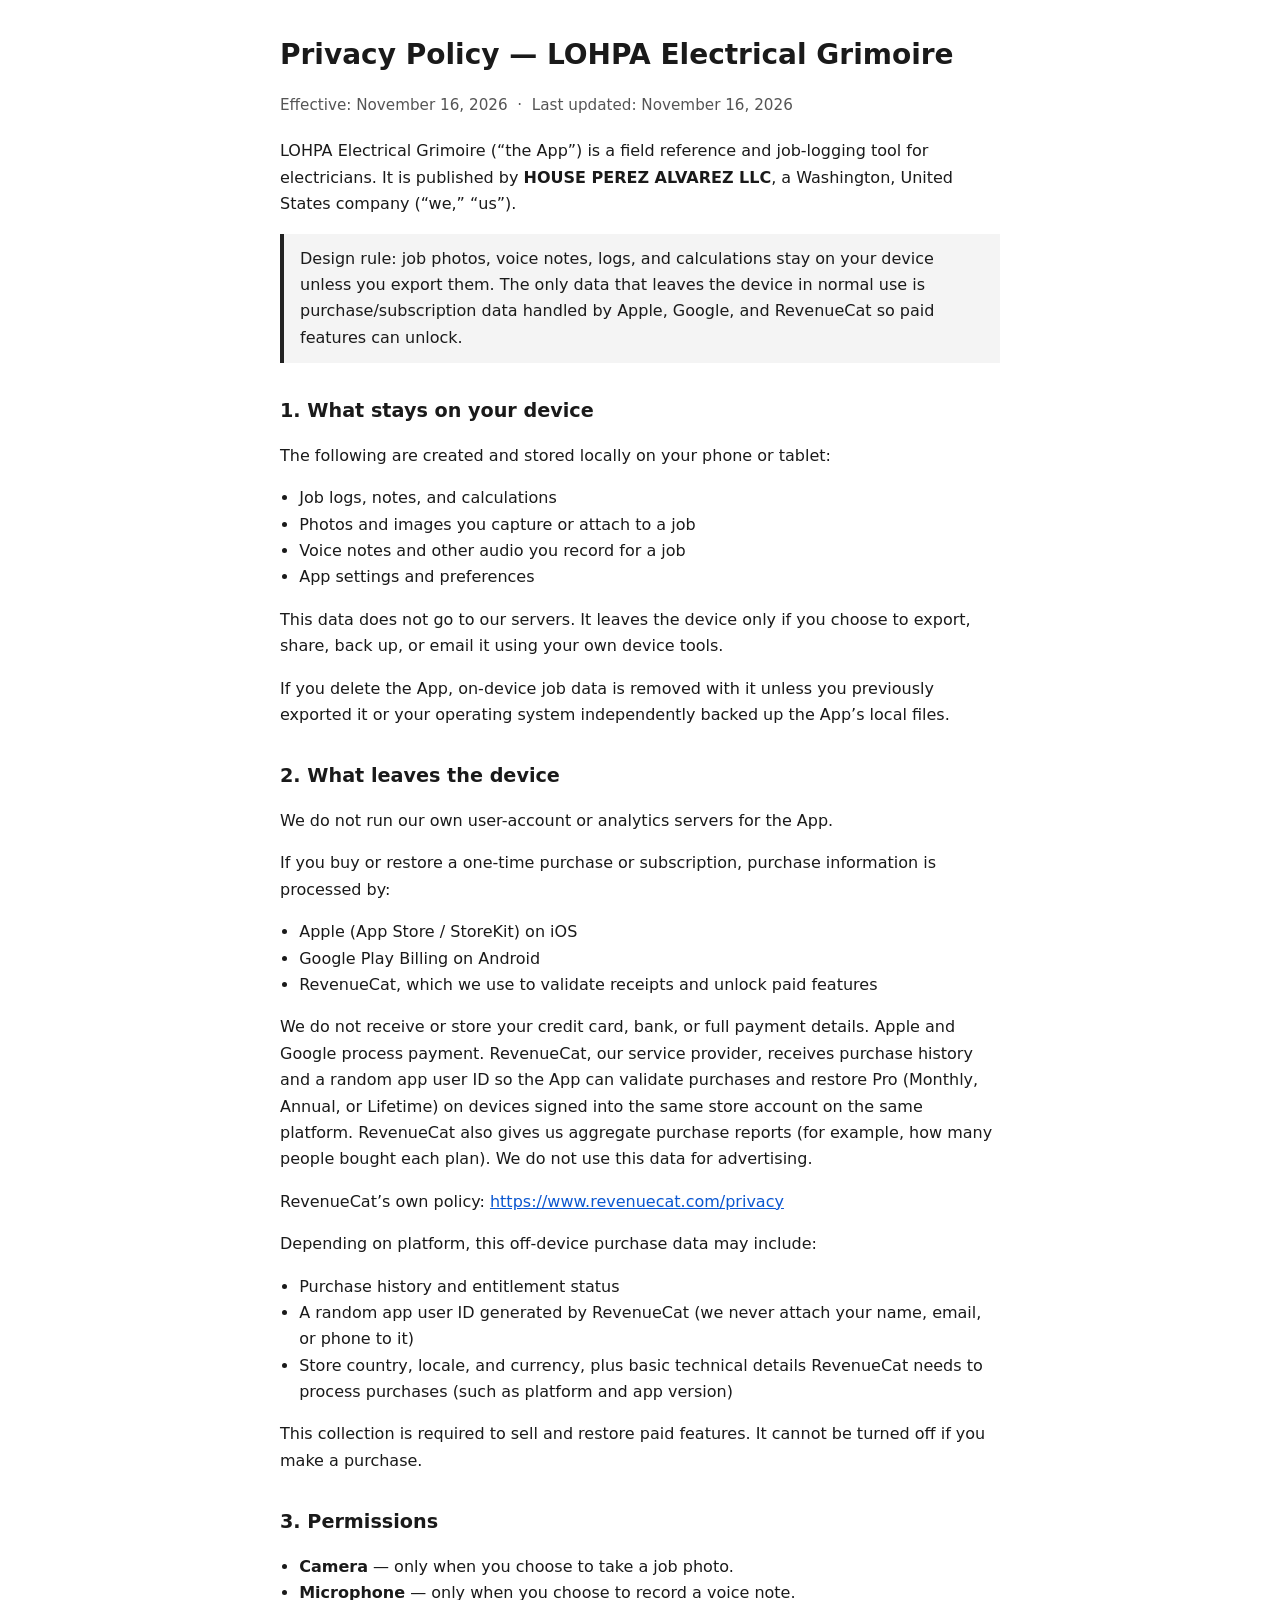
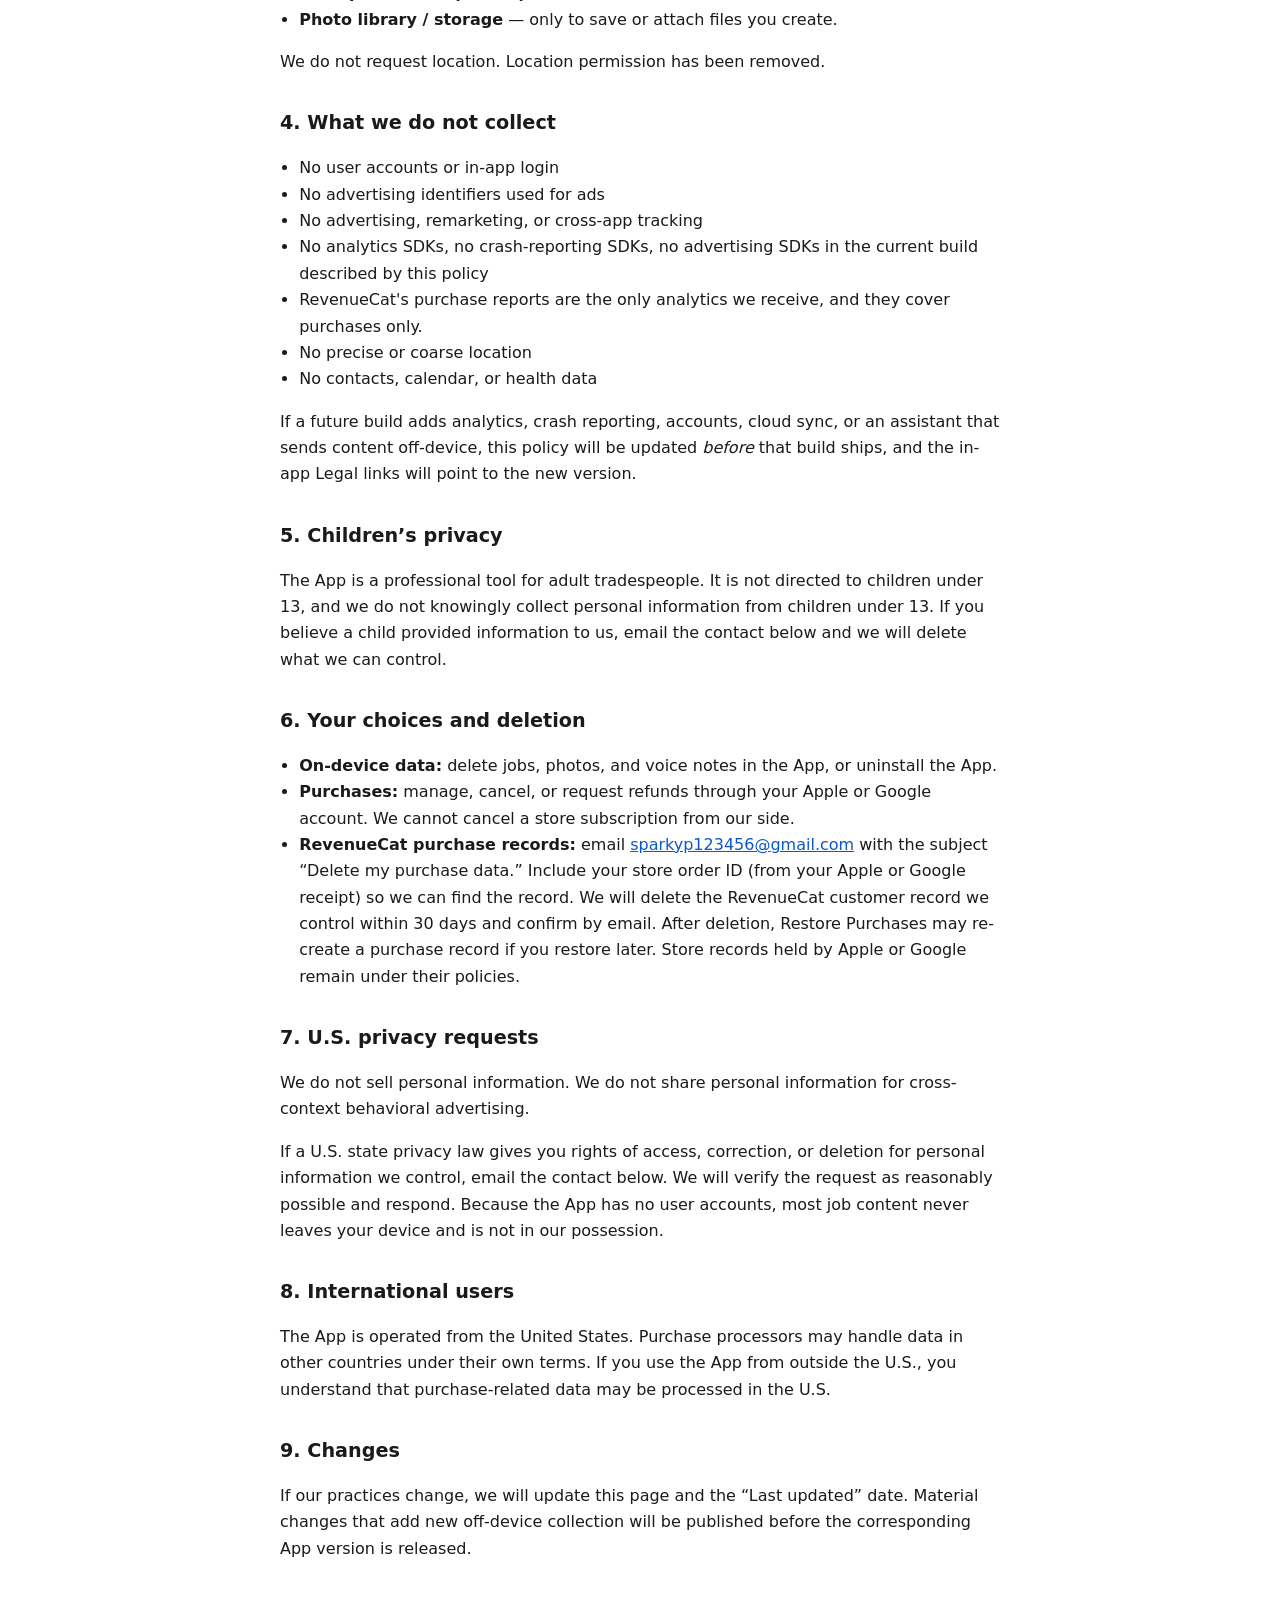
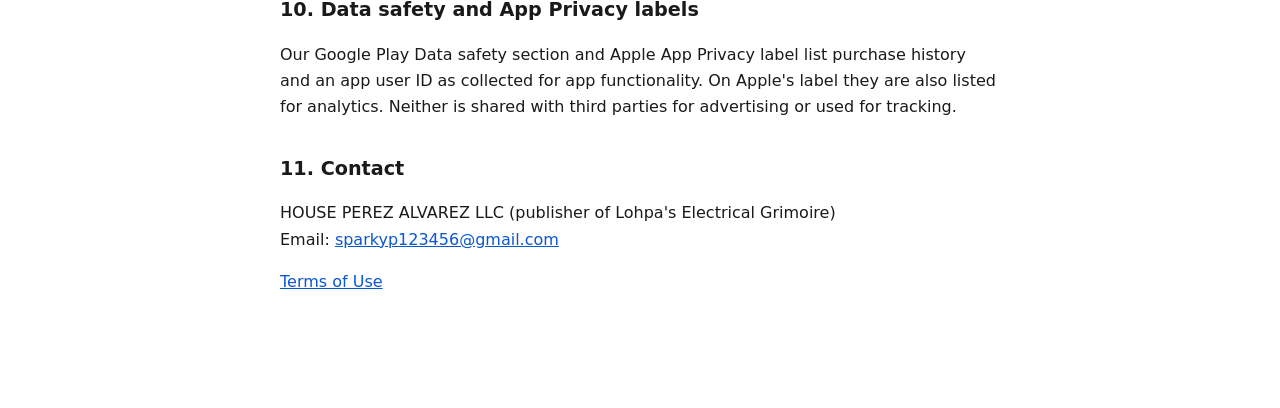
<file: index.html>
<!DOCTYPE html>
<html lang="en">
<head>
  <meta charset="UTF-8">
  <meta name="viewport" content="width=device-width, initial-scale=1.0">
  <title>Privacy Policy — LOHPA Electrical Grimoire</title>
  <style>
    body { font-family: system-ui, -apple-system, sans-serif; max-width: 720px; margin: 2rem auto; padding: 0 1.25rem 4rem; line-height: 1.65; color: #1a1a1a; }
    h1 { font-size: 1.75rem; margin-bottom: 0.25rem; }
    h2 { font-size: 1.2rem; margin-top: 2rem; }
    .updated { color: #555; font-size: 0.95rem; margin-bottom: 1.25rem; }
    .note { background: #f4f4f4; border-left: 4px solid #222; padding: 0.75rem 1rem; }
    ul { padding-left: 1.2rem; }
    a { color: #0b57d0; }
  </style>
</head>
<body>
  <h1>Privacy Policy — LOHPA Electrical Grimoire</h1>
  <p class="updated">Effective: November 16, 2026 &nbsp;·&nbsp; Last updated: November 16, 2026</p>

  <p>LOHPA Electrical Grimoire (“the App”) is a field reference and job-logging tool for electricians. It is published by <strong>HOUSE PEREZ ALVAREZ LLC</strong>, a Washington, United States company (“we,” “us”).</p>

  <p class="note">Design rule: job photos, voice notes, logs, and calculations stay on your device unless you export them. The only data that leaves the device in normal use is purchase/subscription data handled by Apple, Google, and RevenueCat so paid features can unlock.</p>

  <h2>1. What stays on your device</h2>
  <p>The following are created and stored locally on your phone or tablet:</p>
  <ul>
    <li>Job logs, notes, and calculations</li>
    <li>Photos and images you capture or attach to a job</li>
    <li>Voice notes and other audio you record for a job</li>
    <li>App settings and preferences</li>
  </ul>
  <p>This data does not go to our servers. It leaves the device only if you choose to export, share, back up, or email it using your own device tools.</p>
  <p>If you delete the App, on-device job data is removed with it unless you previously exported it or your operating system independently backed up the App’s local files.</p>

  <h2>2. What leaves the device</h2>
  <p>We do not run our own user-account or analytics servers for the App.</p>
  <p>If you buy or restore a one-time purchase or subscription, purchase information is processed by:</p>
  <ul>
    <li>Apple (App Store / StoreKit) on iOS</li>
    <li>Google Play Billing on Android</li>
    <li>RevenueCat, which we use to validate receipts and unlock paid features</li>
  </ul>
  <p>We do not receive or store your credit card, bank, or full payment details. Apple and Google process payment. RevenueCat, our service provider, receives purchase history and a random app user ID so the App can validate purchases and restore Pro (Monthly, Annual, or Lifetime) on devices signed into the same store account on the same platform. RevenueCat also gives us aggregate purchase reports (for example, how many people bought each plan). We do not use this data for advertising.</p>
  <p>RevenueCat’s own policy: <a href="https://www.revenuecat.com/privacy">https://www.revenuecat.com/privacy</a></p>
  <p>Depending on platform, this off-device purchase data may include:</p>
  <ul>
    <li>Purchase history and entitlement status</li>
    <li>A random app user ID generated by RevenueCat (we never attach your name, email, or phone to it)</li>
    <li>Store country, locale, and currency, plus basic technical details RevenueCat needs to process purchases (such as platform and app version)</li>
  </ul>
  <p>This collection is required to sell and restore paid features. It cannot be turned off if you make a purchase.</p>

  <h2>3. Permissions</h2>
  <ul>
    <li><strong>Camera</strong> — only when you choose to take a job photo.</li>
    <li><strong>Microphone</strong> — only when you choose to record a voice note.</li>
    <li><strong>Photo library / storage</strong> — only to save or attach files you create.</li>
  </ul>
  <p>We do not request location. Location permission has been removed.</p>

  <h2>4. What we do not collect</h2>
  <ul>
    <li>No user accounts or in-app login</li>
    <li>No advertising identifiers used for ads</li>
    <li>No advertising, remarketing, or cross-app tracking</li>
    <li>No analytics SDKs, no crash-reporting SDKs, no advertising SDKs in the current build described by this policy</li>
    <li>RevenueCat's purchase reports are the only analytics we receive, and they cover purchases only.</li>
    <li>No precise or coarse location</li>
    <li>No contacts, calendar, or health data</li>
  </ul>
  <p>If a future build adds analytics, crash reporting, accounts, cloud sync, or an assistant that sends content off-device, this policy will be updated <em>before</em> that build ships, and the in-app Legal links will point to the new version.</p>

  <h2>5. Children’s privacy</h2>
  <p>The App is a professional tool for adult tradespeople. It is not directed to children under 13, and we do not knowingly collect personal information from children under 13. If you believe a child provided information to us, email the contact below and we will delete what we can control.</p>

  <h2>6. Your choices and deletion</h2>
  <ul>
    <li><strong>On-device data:</strong> delete jobs, photos, and voice notes in the App, or uninstall the App.</li>
    <li><strong>Purchases:</strong> manage, cancel, or request refunds through your Apple or Google account. We cannot cancel a store subscription from our side.</li>
    <li><strong>RevenueCat purchase records:</strong> email <a href="mailto:sparkyp123456@gmail.com">sparkyp123456@gmail.com</a> with the subject “Delete my purchase data.” Include your store order ID (from your Apple or Google receipt) so we can find the record. We will delete the RevenueCat customer record we control within 30 days and confirm by email. After deletion, Restore Purchases may re-create a purchase record if you restore later. Store records held by Apple or Google remain under their policies.</li>
  </ul>

  <h2>7. U.S. privacy requests</h2>
  <p>We do not sell personal information. We do not share personal information for cross-context behavioral advertising.</p>
  <p>If a U.S. state privacy law gives you rights of access, correction, or deletion for personal information we control, email the contact below. We will verify the request as reasonably possible and respond. Because the App has no user accounts, most job content never leaves your device and is not in our possession.</p>

  <h2>8. International users</h2>
  <p>The App is operated from the United States. Purchase processors may handle data in other countries under their own terms. If you use the App from outside the U.S., you understand that purchase-related data may be processed in the U.S.</p>

  <h2>9. Changes</h2>
  <p>If our practices change, we will update this page and the “Last updated” date. Material changes that add new off-device collection will be published before the corresponding App version is released.</p>

  <h2>10. Data safety and App Privacy labels</h2>
  <p>Our Google Play Data safety section and Apple App Privacy label list purchase history and an app user ID as collected for app functionality. On Apple's label they are also listed for analytics. Neither is shared with third parties for advertising or used for tracking.</p>

  <h2>11. Contact</h2>
  <p>HOUSE PEREZ ALVAREZ LLC (publisher of Lohpa's Electrical Grimoire)<br>
  Email: <a href="mailto:sparkyp123456@gmail.com">sparkyp123456@gmail.com</a></p>

  <p><a href="./terms.html">Terms of Use</a></p>
</body>
</html>
</file>
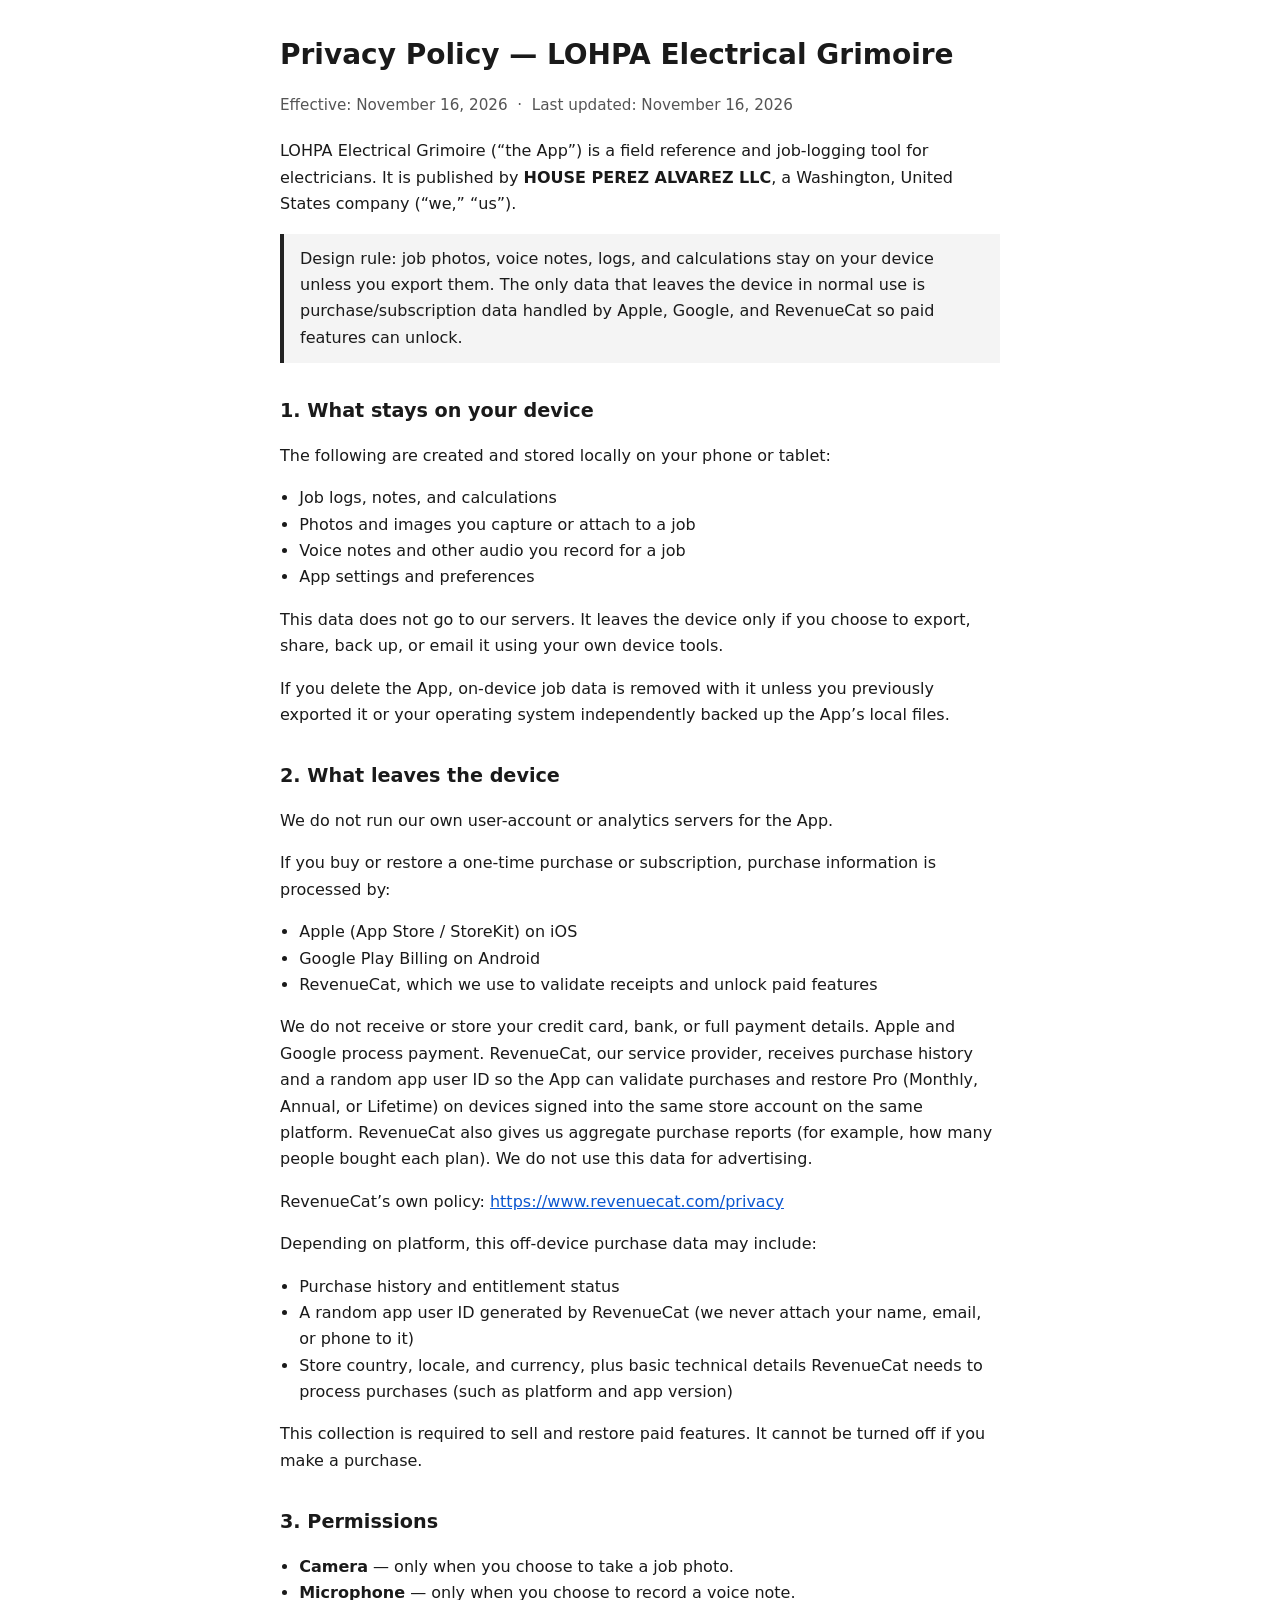
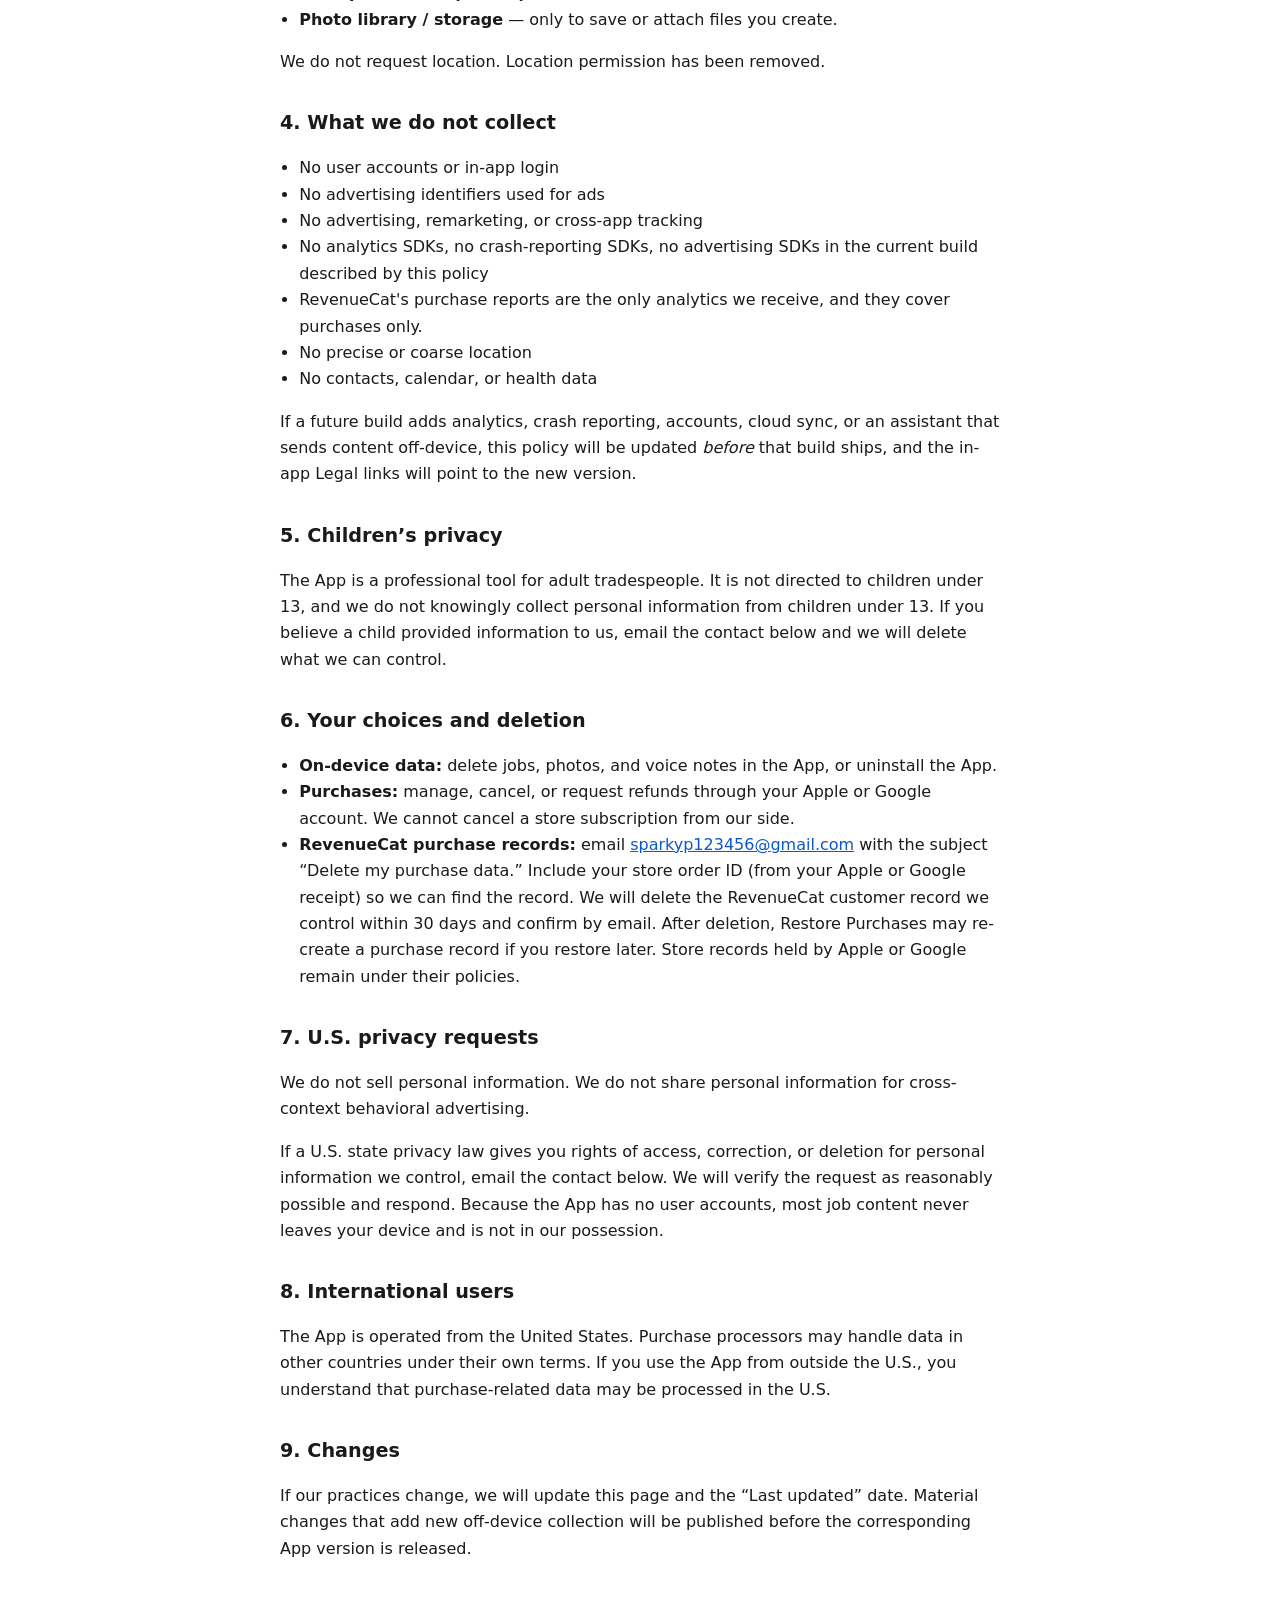
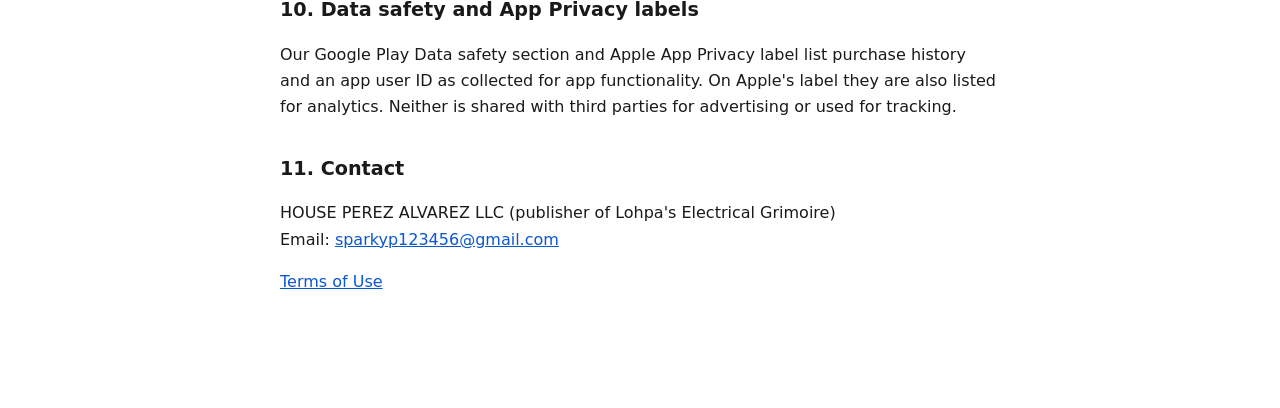
<file: launch/index.html>
<!DOCTYPE html>
<html lang="en">
<head>
  <meta charset="UTF-8">
  <meta name="viewport" content="width=device-width, initial-scale=1.0">
  <title>Lohpa's Electrical Grimoire</title>
  <meta http-equiv="refresh" content="0; url=../">
</head>
<body>
  <p><a href="../">Lohpa's Electrical Grimoire</a></p>
</body>
</html>
</file>
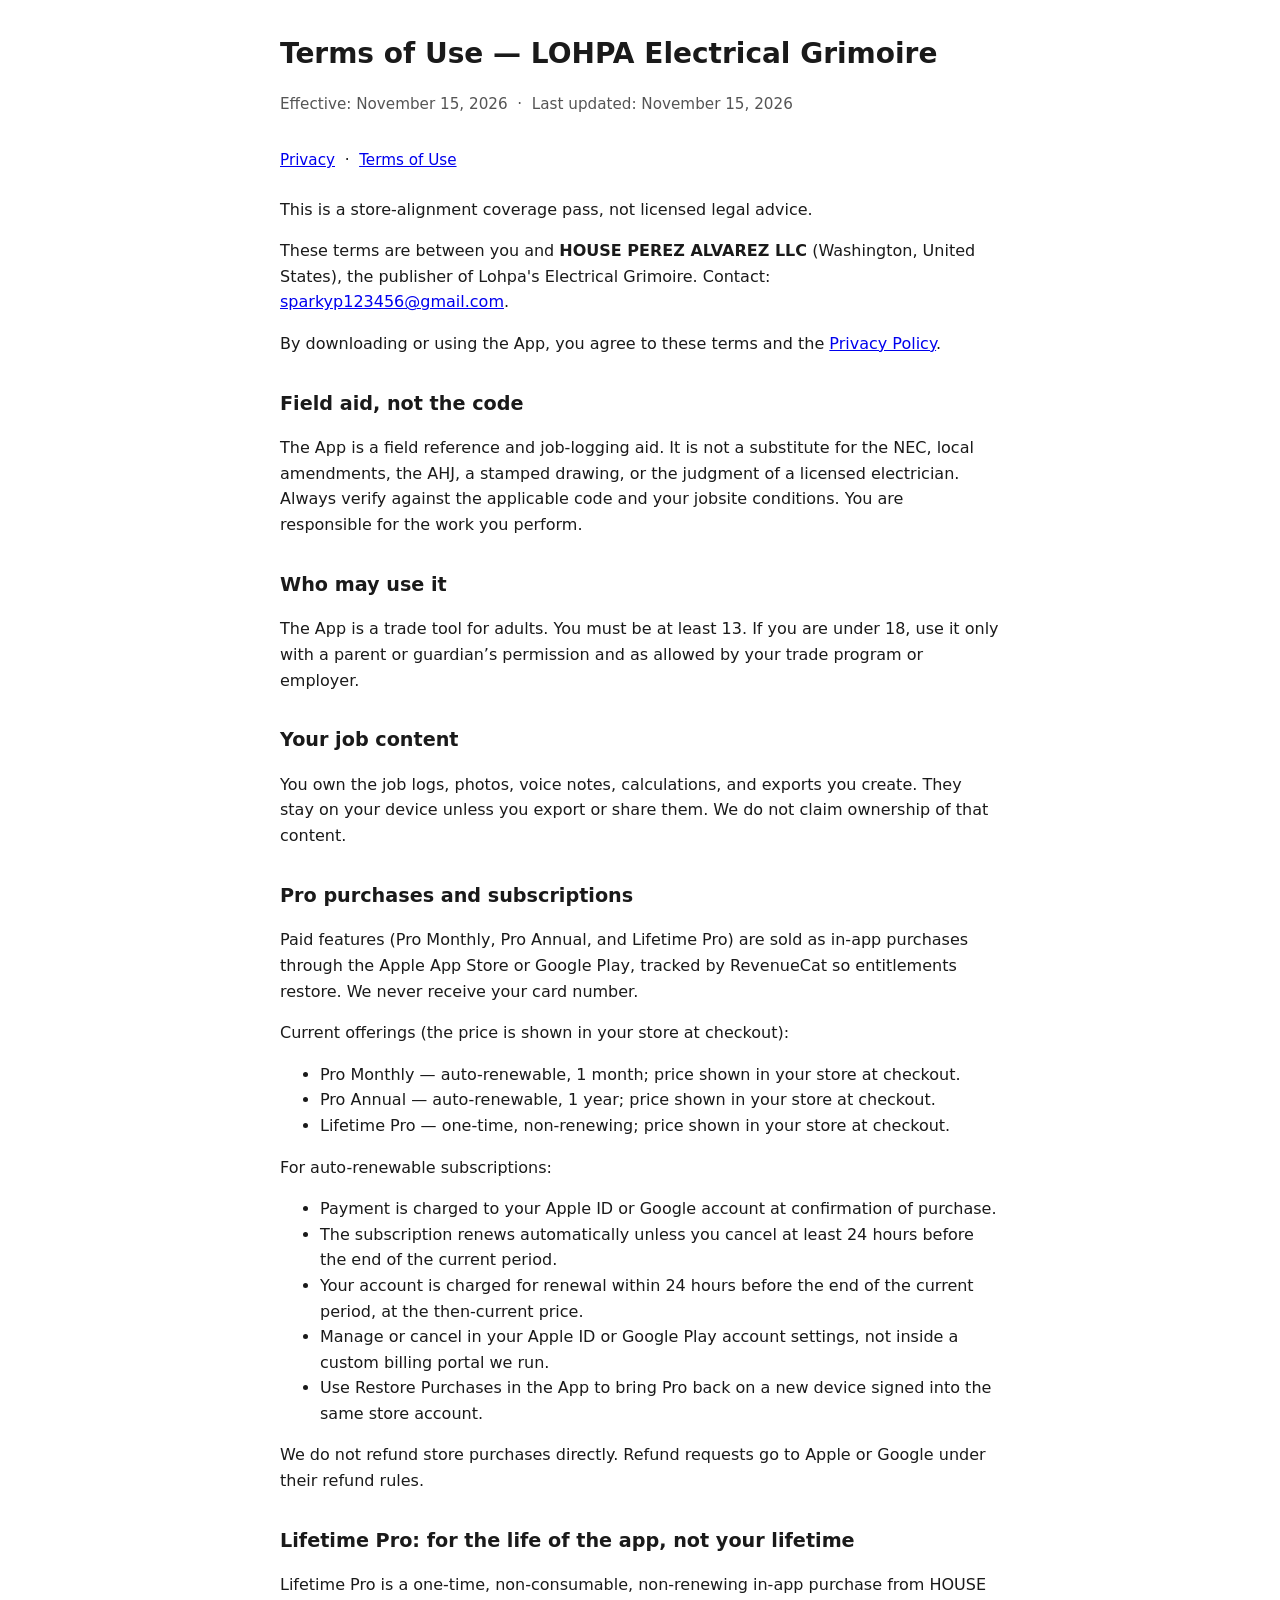
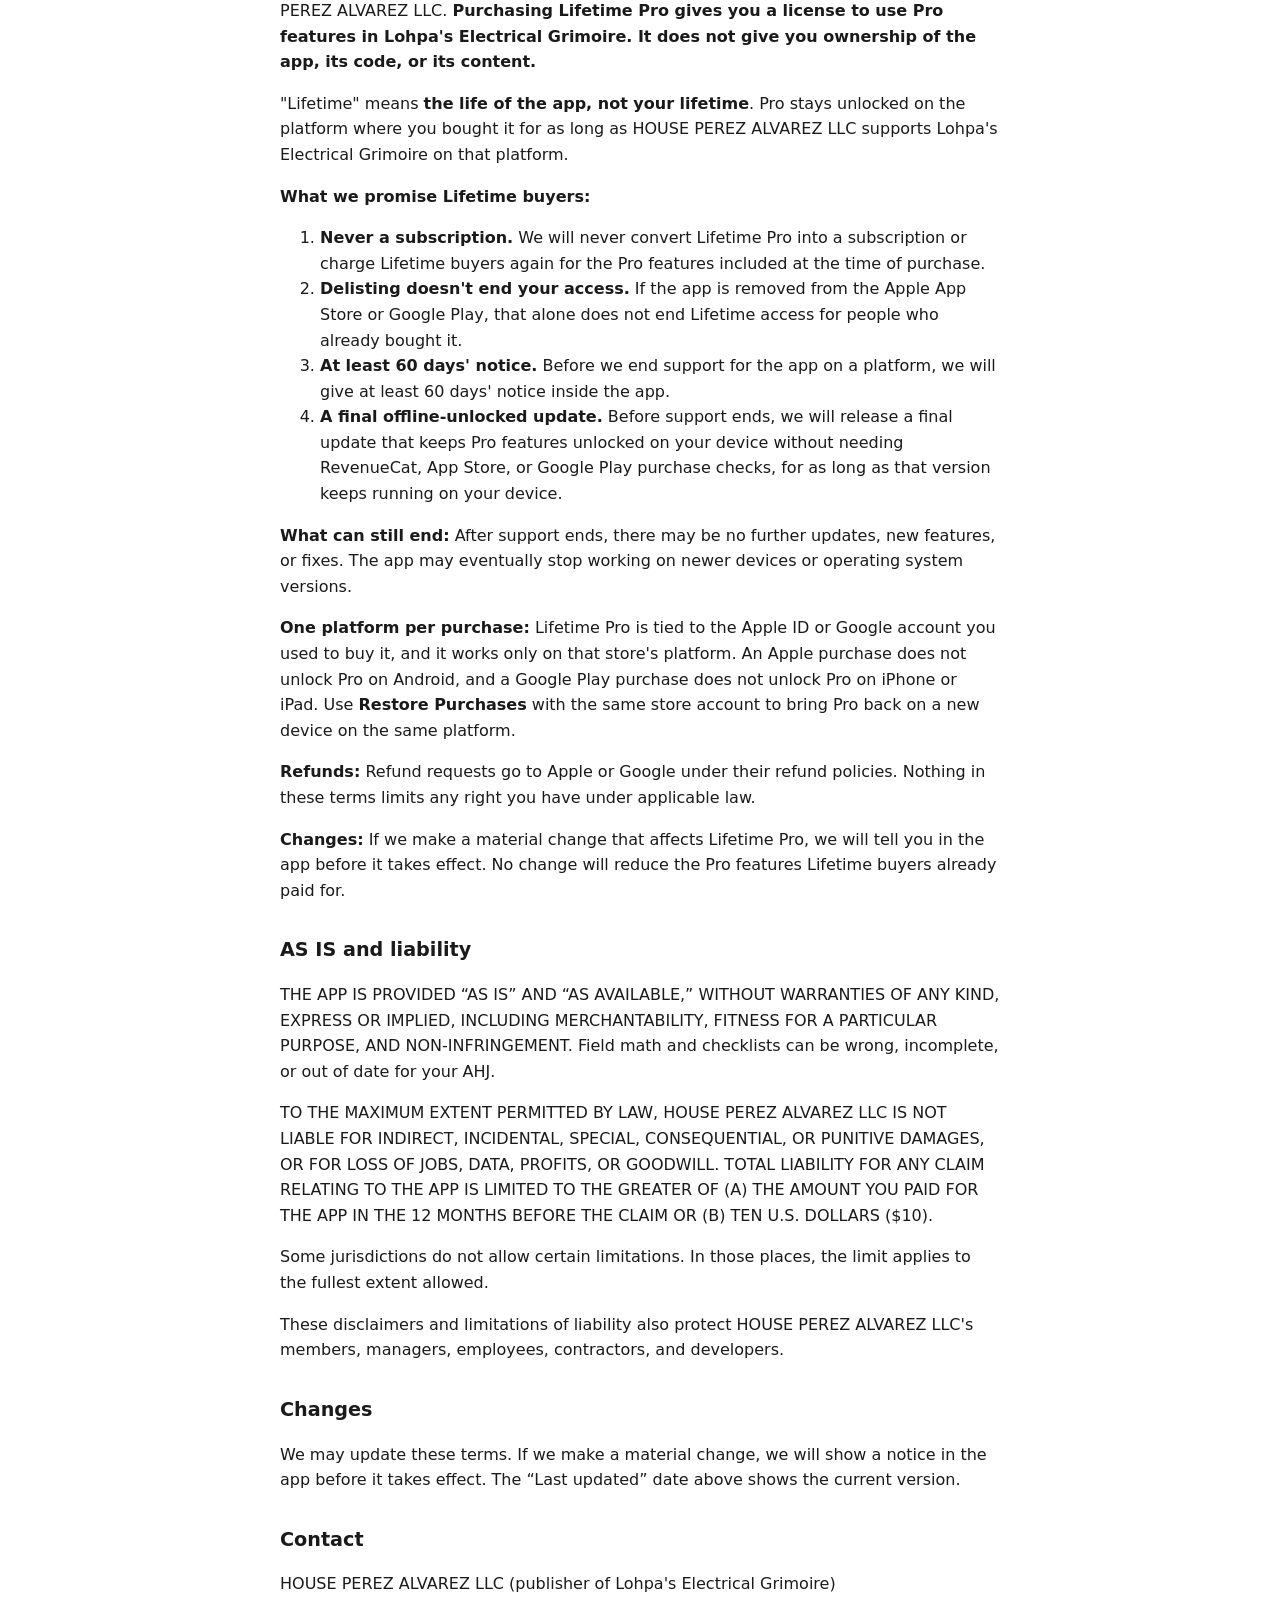
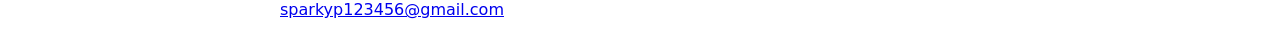
<file: terms.html>
<!DOCTYPE html>
<html lang="en">
<head>
  <meta charset="UTF-8">
  <meta name="viewport" content="width=device-width, initial-scale=1.0">
  <title>Terms of Use — LOHPA Electrical Grimoire</title>
  <style>
    body { font-family: system-ui, -apple-system, sans-serif; max-width: 720px; margin: 2rem auto; padding: 0 1.25rem; line-height: 1.6; color: #1a1a1a; }
    h1 { font-size: 1.75rem; margin-bottom: 0.25rem; }
    h2 { font-size: 1.2rem; margin-top: 2rem; }
    .updated { color: #555; font-size: 0.95rem; margin-bottom: 2rem; }
    nav { font-size: 0.95rem; margin-bottom: 1.5rem; }
  </style>
</head>
<body>
  <h1>Terms of Use — LOHPA Electrical Grimoire</h1>
  <p class="updated">Effective: November 15, 2026 &nbsp;·&nbsp; Last updated: November 15, 2026</p>
  <nav><a href="index.html">Privacy</a> &nbsp;·&nbsp; <a href="terms.html">Terms of Use</a></nav>

  <p>This is a store-alignment coverage pass, not licensed legal advice.</p>

  <p>These terms are between you and <strong>HOUSE PEREZ ALVAREZ LLC</strong> (Washington, United States), the publisher of Lohpa's Electrical Grimoire. Contact: <a href="mailto:sparkyp123456@gmail.com">sparkyp123456@gmail.com</a>.</p>
  <p>By downloading or using the App, you agree to these terms and the <a href="index.html">Privacy Policy</a>.</p>

  <h2>Field aid, not the code</h2>
  <p>The App is a field reference and job-logging aid. It is not a substitute for the NEC, local amendments, the AHJ, a stamped drawing, or the judgment of a licensed electrician. Always verify against the applicable code and your jobsite conditions. You are responsible for the work you perform.</p>

  <h2>Who may use it</h2>
  <p>The App is a trade tool for adults. You must be at least 13. If you are under 18, use it only with a parent or guardian’s permission and as allowed by your trade program or employer.</p>

  <h2>Your job content</h2>
  <p>You own the job logs, photos, voice notes, calculations, and exports you create. They stay on your device unless you export or share them. We do not claim ownership of that content.</p>

  <h2>Pro purchases and subscriptions</h2>
  <p>Paid features (Pro Monthly, Pro Annual, and Lifetime Pro) are sold as in-app purchases through the Apple App Store or Google Play, tracked by RevenueCat so entitlements restore. We never receive your card number.</p>
  <p>Current offerings (the price is shown in your store at checkout):</p>
  <ul>
    <li>Pro Monthly — auto-renewable, 1 month; price shown in your store at checkout.</li>
    <li>Pro Annual — auto-renewable, 1 year; price shown in your store at checkout.</li>
    <li>Lifetime Pro — one-time, non-renewing; price shown in your store at checkout.</li>
  </ul>
  <p>For auto-renewable subscriptions:</p>
  <ul>
    <li>Payment is charged to your Apple ID or Google account at confirmation of purchase.</li>
    <li>The subscription renews automatically unless you cancel at least 24 hours before the end of the current period.</li>
    <li>Your account is charged for renewal within 24 hours before the end of the current period, at the then-current price.</li>
    <li>Manage or cancel in your Apple ID or Google Play account settings, not inside a custom billing portal we run.</li>
    <li>Use Restore Purchases in the App to bring Pro back on a new device signed into the same store account.</li>
  </ul>
  <p>We do not refund store purchases directly. Refund requests go to Apple or Google under their refund rules.</p>

  <h2 id="lifetime">Lifetime Pro: for the life of the app, not your lifetime</h2>
  <p>Lifetime Pro is a one-time, non-consumable, non-renewing in-app purchase from HOUSE PEREZ ALVAREZ LLC. <strong>Purchasing Lifetime Pro gives you a license to use Pro features in Lohpa's Electrical Grimoire. It does not give you ownership of the app, its code, or its content.</strong></p>
  <p>"Lifetime" means <strong>the life of the app, not your lifetime</strong>. Pro stays unlocked on the platform where you bought it for as long as HOUSE PEREZ ALVAREZ LLC supports Lohpa's Electrical Grimoire on that platform.</p>
  <p><strong>What we promise Lifetime buyers:</strong></p>
  <ol>
    <li><strong>Never a subscription.</strong> We will never convert Lifetime Pro into a subscription or charge Lifetime buyers again for the Pro features included at the time of purchase.</li>
    <li><strong>Delisting doesn't end your access.</strong> If the app is removed from the Apple App Store or Google Play, that alone does not end Lifetime access for people who already bought it.</li>
    <li><strong>At least 60 days' notice.</strong> Before we end support for the app on a platform, we will give at least 60 days' notice inside the app.</li>
    <li><strong>A final offline-unlocked update.</strong> Before support ends, we will release a final update that keeps Pro features unlocked on your device without needing RevenueCat, App Store, or Google Play purchase checks, for as long as that version keeps running on your device.</li>
  </ol>
  <p><strong>What can still end:</strong> After support ends, there may be no further updates, new features, or fixes. The app may eventually stop working on newer devices or operating system versions.</p>
  <p><strong>One platform per purchase:</strong> Lifetime Pro is tied to the Apple ID or Google account you used to buy it, and it works only on that store's platform. An Apple purchase does not unlock Pro on Android, and a Google Play purchase does not unlock Pro on iPhone or iPad. Use <strong>Restore Purchases</strong> with the same store account to bring Pro back on a new device on the same platform.</p>
  <p><strong>Refunds:</strong> Refund requests go to Apple or Google under their refund policies. Nothing in these terms limits any right you have under applicable law.</p>
  <p><strong>Changes:</strong> If we make a material change that affects Lifetime Pro, we will tell you in the app before it takes effect. No change will reduce the Pro features Lifetime buyers already paid for.</p>

  <h2>AS IS and liability</h2>
  <p>THE APP IS PROVIDED “AS IS” AND “AS AVAILABLE,” WITHOUT WARRANTIES OF ANY KIND, EXPRESS OR IMPLIED, INCLUDING MERCHANTABILITY, FITNESS FOR A PARTICULAR PURPOSE, AND NON-INFRINGEMENT. Field math and checklists can be wrong, incomplete, or out of date for your AHJ.</p>
  <p>TO THE MAXIMUM EXTENT PERMITTED BY LAW, HOUSE PEREZ ALVAREZ LLC IS NOT LIABLE FOR INDIRECT, INCIDENTAL, SPECIAL, CONSEQUENTIAL, OR PUNITIVE DAMAGES, OR FOR LOSS OF JOBS, DATA, PROFITS, OR GOODWILL. TOTAL LIABILITY FOR ANY CLAIM RELATING TO THE APP IS LIMITED TO THE GREATER OF (A) THE AMOUNT YOU PAID FOR THE APP IN THE 12 MONTHS BEFORE THE CLAIM OR (B) TEN U.S. DOLLARS ($10).</p>
  <p>Some jurisdictions do not allow certain limitations. In those places, the limit applies to the fullest extent allowed.</p>
  <p>These disclaimers and limitations of liability also protect HOUSE PEREZ ALVAREZ LLC's members, managers, employees, contractors, and developers.</p>

  <h2>Changes</h2>
  <p>We may update these terms. If we make a material change, we will show a notice in the app before it takes effect. The “Last updated” date above shows the current version.</p>

  <h2>Contact</h2>
  <p>HOUSE PEREZ ALVAREZ LLC (publisher of Lohpa's Electrical Grimoire)<br>
  <a href="mailto:sparkyp123456@gmail.com">sparkyp123456@gmail.com</a></p>
</body>
</html>
</file>
